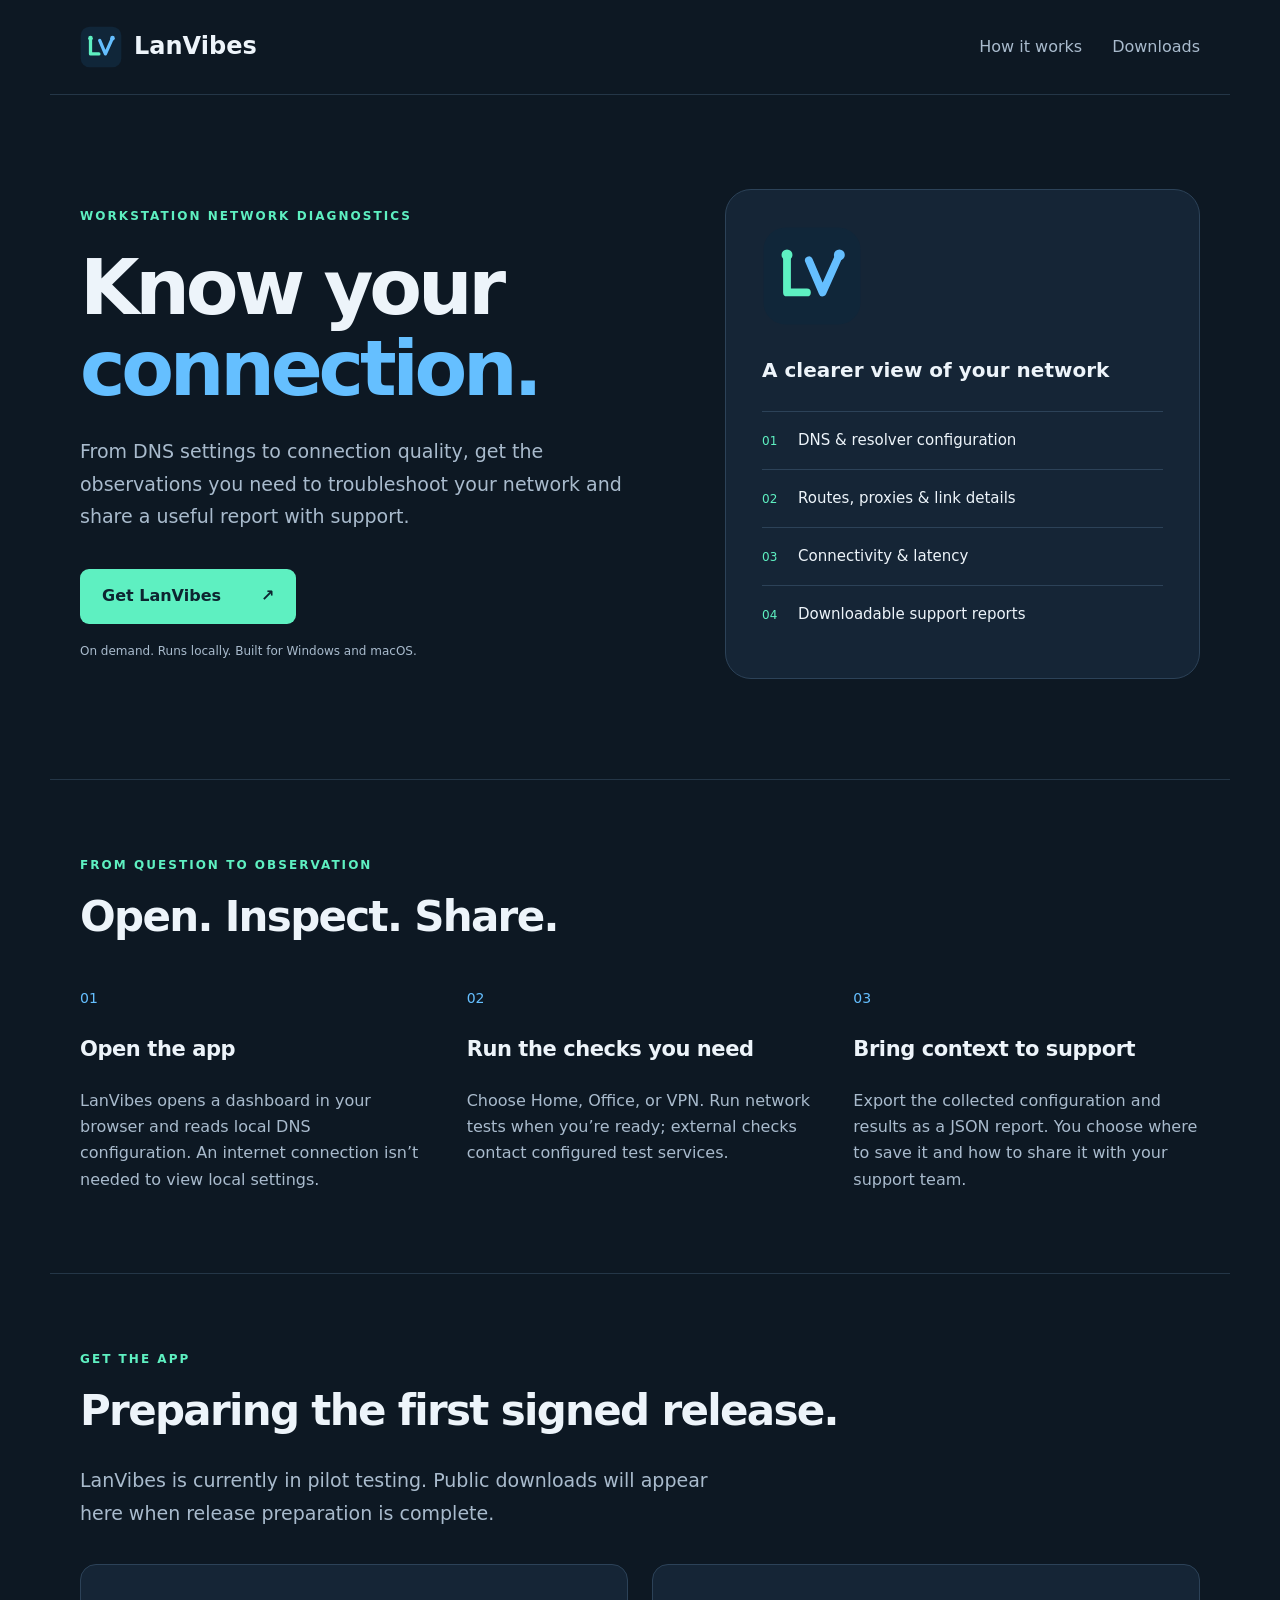
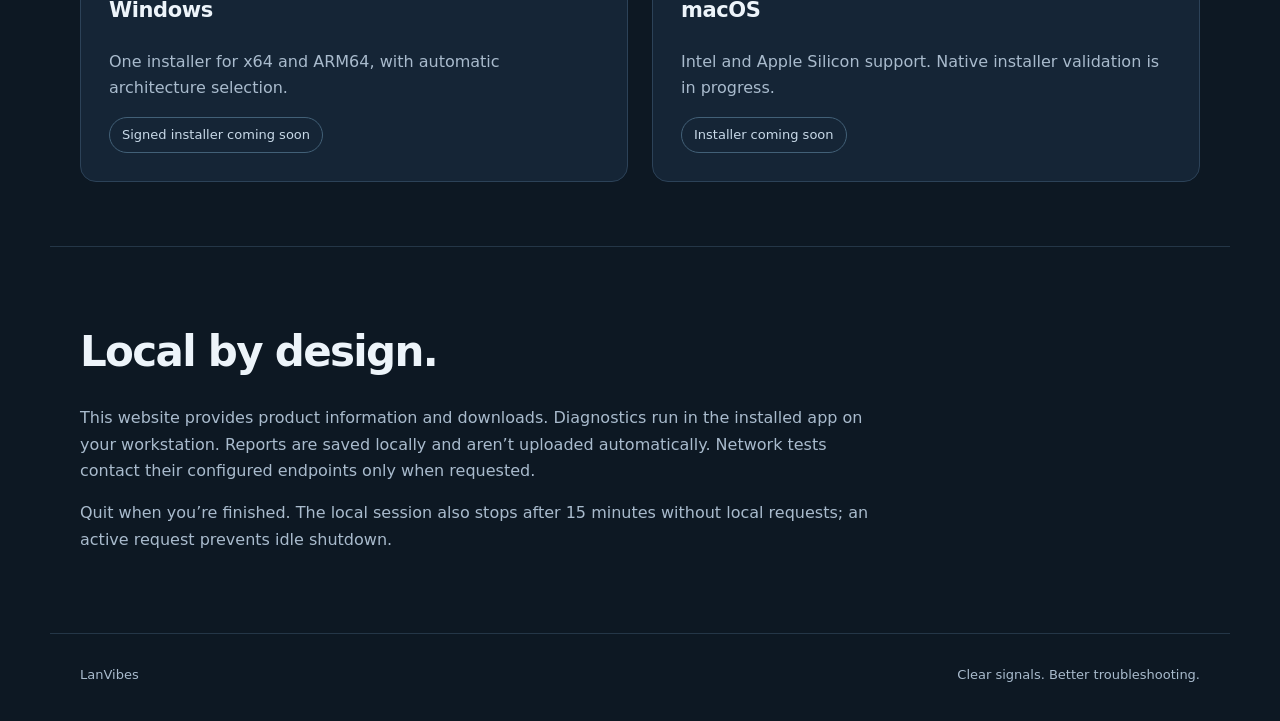
<file: website/index.html>
<!doctype html>
<html lang="en">
<head>
  <meta charset="utf-8">
  <meta name="viewport" content="width=device-width, initial-scale=1">
  <meta name="description" content="LanVibes brings local network configuration and on-demand connectivity checks together for workstation troubleshooting.">
  <title>LanVibes — Know your connection</title>
  <link rel="icon" href="lanvibes.svg" type="image/svg+xml">
  <link rel="stylesheet" href="styles.css">
</head>
<body>
  <header class="wrap"><a class="brand" href="#"><img src="lanvibes.svg" width="42" height="42" alt="">LanVibes</a><nav aria-label="Main"><a href="#how">How it works</a><a href="#download">Downloads</a></nav></header>
  <main>
    <section class="hero wrap">
      <div><p class="eyebrow">WORKSTATION NETWORK DIAGNOSTICS</p><h1>Know your<br><span>connection.</span></h1><p class="intro">From DNS settings to connection quality, get the observations you need to troubleshoot your network and share a useful report with support.</p><a class="button" href="#download">Get LanVibes <span aria-hidden="true">↗</span></a><p class="note">On demand. Runs locally. Built for Windows and macOS.</p></div>
      <aside class="visual" aria-label="Diagnostic capabilities"><img src="lanvibes.svg" width="100" height="100" alt="LanVibes logo"><p class="visual-title">A clearer view of your network</p><ul><li><span>01</span> DNS &amp; resolver configuration</li><li><span>02</span> Routes, proxies &amp; link details</li><li><span>03</span> Connectivity &amp; latency</li><li><span>04</span> Downloadable support reports</li></ul></aside>
    </section>
    <section id="how" class="wrap section"><p class="eyebrow">FROM QUESTION TO OBSERVATION</p><h2>Open. Inspect. Share.</h2><div class="steps"><article><span class="number">01</span><h3>Open the app</h3><p>LanVibes opens a dashboard in your browser and reads local DNS configuration. An internet connection isn’t needed to view local settings.</p></article><article><span class="number">02</span><h3>Run the checks you need</h3><p>Choose Home, Office, or VPN. Run network tests when you’re ready; external checks contact configured test services.</p></article><article><span class="number">03</span><h3>Bring context to support</h3><p>Export the collected configuration and results as a JSON report. You choose where to save it and how to share it with your support team.</p></article></div></section>
    <section id="download" class="wrap section"><p class="eyebrow">GET THE APP</p><h2>Preparing the first signed release.</h2><p class="intro">LanVibes is currently in pilot testing. Public downloads will appear here when release preparation is complete.</p><div class="downloads"><article><h3>Windows</h3><p>One installer for x64 and ARM64, with automatic architecture selection.</p><span class="status">Signed installer coming soon</span></article><article><h3>macOS</h3><p>Intel and Apple Silicon support. Native installer validation is in progress.</p><span class="status">Installer coming soon</span></article></div></section>
    <section class="wrap section details"><h2>Local by design.</h2><p>This website provides product information and downloads. Diagnostics run in the installed app on your workstation. Reports are saved locally and aren’t uploaded automatically. Network tests contact their configured endpoints only when requested.</p><p>Quit when you’re finished. The local session also stops after 15 minutes without local requests; an active request prevents idle shutdown.</p></section>
  </main><footer class="wrap">LanVibes <span>Clear signals. Better troubleshooting.</span></footer>
</body>
</html>
</file>
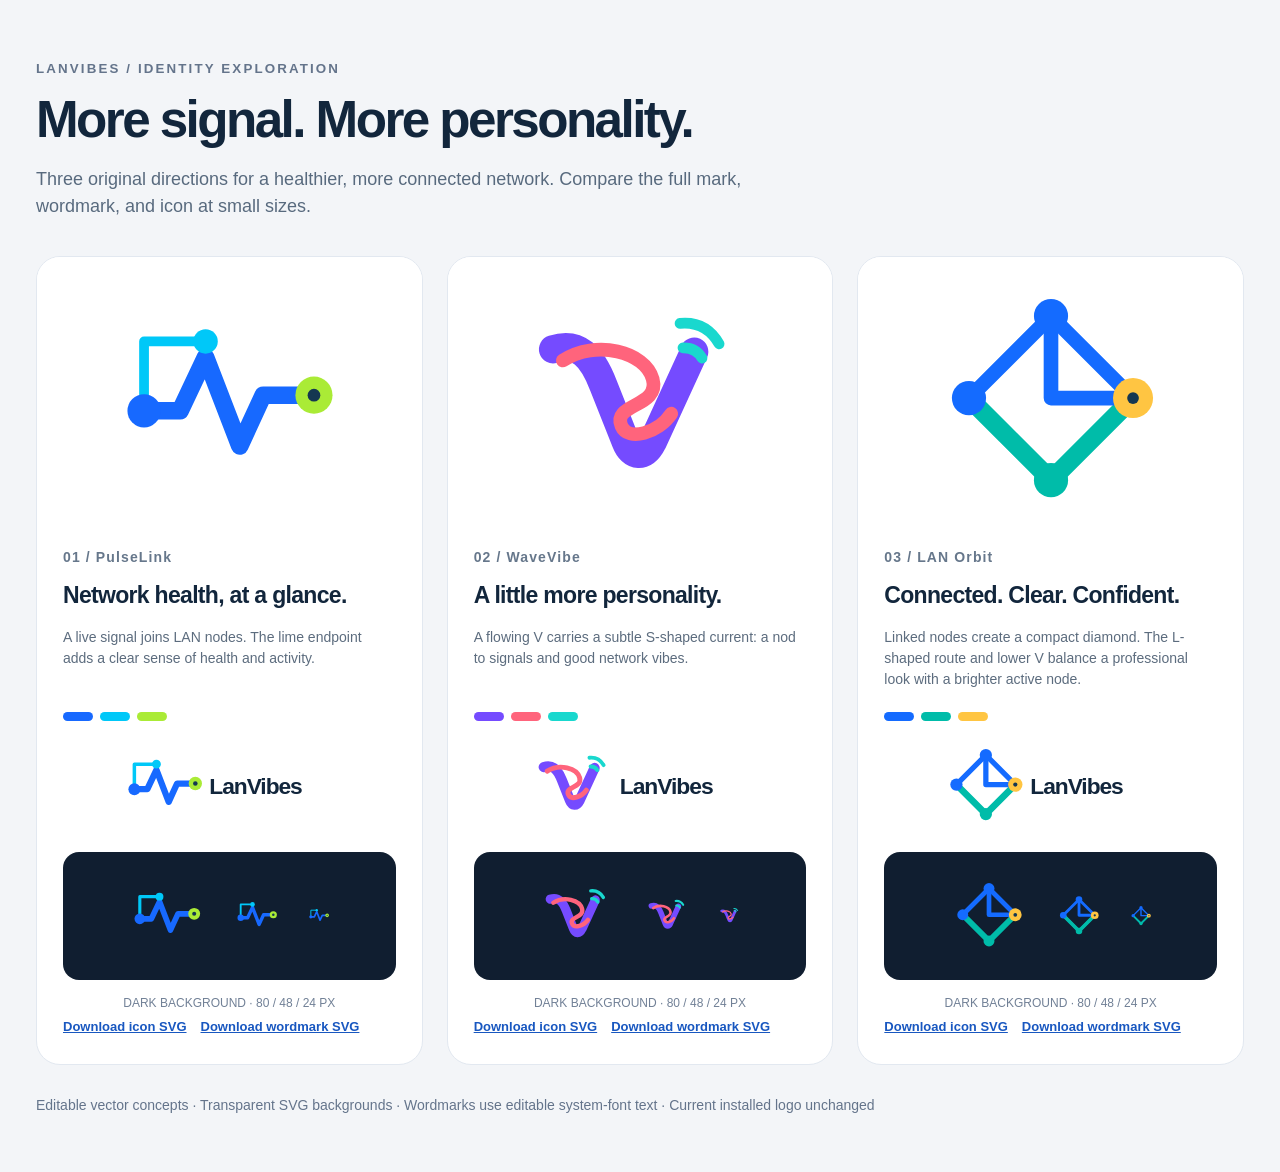
<file: packaging/assets/logo-options/index.html>
<!doctype html><html lang="en"><head><meta charset="utf-8"><meta name="viewport" content="width=device-width, initial-scale=1"><title>LanVibes — logo directions</title><style>*{box-sizing:border-box}body{margin:0;background:#f3f5f8;color:#12263c;font:16px/1.5 'Segoe UI',Arial,sans-serif}main{max-width:1480px;margin:auto;padding:56px 36px}header{margin-bottom:36px}small{font-weight:750;letter-spacing:.16em;color:#64748b}h1{font-size:clamp(34px,4vw,58px);letter-spacing:-.05em;line-height:1.1;margin:12px 0}header p{color:#586a7e;max-width:750px;font-size:18px}.grid{display:grid;grid-template-columns:repeat(3,1fr);gap:24px}article{background:white;border:1px solid #e2e8f0;border-radius:24px;overflow:hidden}.art{height:290px;display:grid;place-items:center;background:#fff}.art img{width:250px;height:250px}.info{padding:0 26px 26px}.name{font-size:14px;color:#66778b;letter-spacing:.08em;font-weight:700}h2{font-size:23px;letter-spacing:-.03em;margin:10px 0}.description{font-size:14px;min-height:65px;color:#5c6c7e}.wordmark{width:100%;height:90px;object-fit:contain}.dark{height:128px;background:#101e30;display:flex;align-items:center;justify-content:center;gap:26px;border-radius:16px;margin:14px 0}.dark img{object-fit:contain}.sizes{color:#718096;font-size:12px;text-align:center}.swatches{display:flex;gap:7px;margin:20px 0}.swatches span{width:30px;height:9px;border-radius:9px}a{display:inline-block;color:#1857c0;font-weight:650;font-size:13px;margin:5px 14px 0 0}footer{margin-top:30px;color:#64748b;font-size:14px}@media(max-width:950px){.grid{grid-template-columns:1fr}.art{height:260px}.description{min-height:0}main{padding:30px 18px}.info{max-width:650px;margin:auto}}</style></head><body><main><header><small>LANVIBES / IDENTITY EXPLORATION</small><h1>More signal. More personality.</h1><p>Three original directions for a healthier, more connected network. Compare the full mark, wordmark, and icon at small sizes.</p></header><div class="grid"><article><div class="art"><img src="pulselink.svg" alt="01 / PulseLink logo"></div><div class="info"><div class="name">01 / PulseLink</div><h2>Network health, at a glance.</h2><p class="description">A live signal joins LAN nodes. The lime endpoint adds a clear sense of health and activity.</p><div class="swatches"><span style="background:#1769FF" title="#1769FF"></span><span style="background:#00C8F8" title="#00C8F8"></span><span style="background:#AAEB36" title="#AAEB36"></span></div><img class="wordmark" src="pulselink-wordmark.svg" alt="LanVibes wordmark"><div class="dark"><img src="pulselink.svg" width="80" height="80" alt="80 pixel icon"><img src="pulselink.svg" width="48" height="48" alt="48 pixel icon"><img src="pulselink.svg" width="24" height="24" alt="24 pixel icon"></div><div class="sizes">DARK BACKGROUND · 80 / 48 / 24 PX</div><a href="pulselink.svg" download>Download icon SVG</a><a href="pulselink-wordmark.svg" download>Download wordmark SVG</a></div></article><article><div class="art"><img src="wavevibe.svg" alt="02 / WaveVibe logo"></div><div class="info"><div class="name">02 / WaveVibe</div><h2>A little more personality.</h2><p class="description">A flowing V carries a subtle S-shaped current: a nod to signals and good network vibes.</p><div class="swatches"><span style="background:#754BFF" title="#754BFF"></span><span style="background:#FF647C" title="#FF647C"></span><span style="background:#19D8CE" title="#19D8CE"></span></div><img class="wordmark" src="wavevibe-wordmark.svg" alt="LanVibes wordmark"><div class="dark"><img src="wavevibe.svg" width="80" height="80" alt="80 pixel icon"><img src="wavevibe.svg" width="48" height="48" alt="48 pixel icon"><img src="wavevibe.svg" width="24" height="24" alt="24 pixel icon"></div><div class="sizes">DARK BACKGROUND · 80 / 48 / 24 PX</div><a href="wavevibe.svg" download>Download icon SVG</a><a href="wavevibe-wordmark.svg" download>Download wordmark SVG</a></div></article><article><div class="art"><img src="lan-orbit.svg" alt="03 / LAN Orbit logo"></div><div class="info"><div class="name">03 / LAN Orbit</div><h2>Connected. Clear. Confident.</h2><p class="description">Linked nodes create a compact diamond. The L-shaped route and lower V balance a professional look with a brighter active node.</p><div class="swatches"><span style="background:#146BFF" title="#146BFF"></span><span style="background:#00BCA9" title="#00BCA9"></span><span style="background:#FFC542" title="#FFC542"></span></div><img class="wordmark" src="lan-orbit-wordmark.svg" alt="LanVibes wordmark"><div class="dark"><img src="lan-orbit.svg" width="80" height="80" alt="80 pixel icon"><img src="lan-orbit.svg" width="48" height="48" alt="48 pixel icon"><img src="lan-orbit.svg" width="24" height="24" alt="24 pixel icon"></div><div class="sizes">DARK BACKGROUND · 80 / 48 / 24 PX</div><a href="lan-orbit.svg" download>Download icon SVG</a><a href="lan-orbit-wordmark.svg" download>Download wordmark SVG</a></div></article></div><footer>Editable vector concepts · Transparent SVG backgrounds · Wordmarks use editable system-font text · Current installed logo unchanged</footer></main></body></html>
</file>
<file: website/styles.css>
:root{color-scheme:dark;--bg:#0d1823;--card:#152536;--text:#edf4fa;--muted:#a9bbcd;--mint:#5ef0c1;--blue:#65bfff}*{box-sizing:border-box}html{scroll-behavior:smooth;scroll-padding-top:24px}body{margin:0;background:var(--bg);color:var(--text);font:16px/1.65 'Segoe UI',system-ui,sans-serif}.wrap{max-width:1180px;margin:auto;padding-left:30px;padding-right:30px}header{display:flex;justify-content:space-between;align-items:center;padding-top:26px;padding-bottom:26px;border-bottom:1px solid #243647}.brand{display:flex;align-items:center;gap:12px;font-size:24px;font-weight:750;text-decoration:none;color:var(--text)}nav{display:flex;gap:30px}a{color:var(--text)}nav a{text-decoration:none;color:var(--muted)}a:hover{color:var(--mint)}a:focus-visible{outline:3px solid var(--mint);outline-offset:6px}.hero{display:grid;grid-template-columns:1.2fr 1fr;gap:75px;align-items:center;padding-top:94px;padding-bottom:100px}.eyebrow{font-size:12px;letter-spacing:.17em;font-weight:700;color:var(--mint)}h1{font-size:clamp(48px,6vw,80px);line-height:1.06;letter-spacing:-.055em;margin:20px 0 26px}h1 span{color:var(--blue)}.intro{max-width:650px;font-size:19px;color:var(--muted);line-height:1.7}.button{display:inline-flex;gap:40px;align-items:center;background:var(--mint);color:#0d2530;text-decoration:none;font-weight:750;padding:14px 22px;border-radius:9px;margin-top:18px}.button:hover{background:#8bf5d3;color:#0d2530}.note{font-size:12px;color:var(--muted);margin-top:18px}.visual{background:var(--card);border:1px solid #2c4258;border-radius:26px;padding:36px}.visual-title{font-weight:650;font-size:20px}.visual ul{list-style:none;padding:0;margin:24px 0 0}.visual li{padding:16px 0;border-top:1px solid #2c4258;font-size:15px}.visual li span{color:var(--mint);font-size:12px;margin-right:16px}.section{padding-top:64px;padding-bottom:64px;border-top:1px solid #243647}h2{font-size:clamp(28px,3.5vw,42px);letter-spacing:-.04em;line-height:1.2;margin:16px 0 28px}h3{font-size:21px;letter-spacing:-.02em}.steps{display:grid;grid-template-columns:repeat(3,1fr);gap:40px;margin-top:42px}.steps p,.downloads p,.details p{color:var(--muted)}.number{color:var(--blue);font-size:14px}.downloads{display:grid;grid-template-columns:1fr 1fr;gap:24px;margin-top:35px}.downloads article{background:var(--card);padding:28px;border-radius:16px;border:1px solid #2c4258}.downloads h3{margin-top:0}.status{display:inline-block;border:1px solid #426077;color:#c8d9e8;font-size:13px;border-radius:30px;padding:6px 12px}.details p{max-width:800px}footer{display:flex;justify-content:space-between;padding-top:30px;padding-bottom:35px;color:var(--muted);border-top:1px solid #243647;font-size:13px}@media(max-width:760px){.wrap{padding-left:22px;padding-right:22px}.hero{grid-template-columns:1fr;gap:36px;padding-top:50px;padding-bottom:55px}.steps,.downloads{grid-template-columns:1fr;gap:18px}.section{padding-top:40px;padding-bottom:40px}nav{gap:16px;font-size:13px}.brand{font-size:20px}.brand img{width:34px;height:34px}footer{display:block}footer span{display:block;margin-top:8px}}@media(prefers-reduced-motion:reduce){html{scroll-behavior:auto}}
</file>
